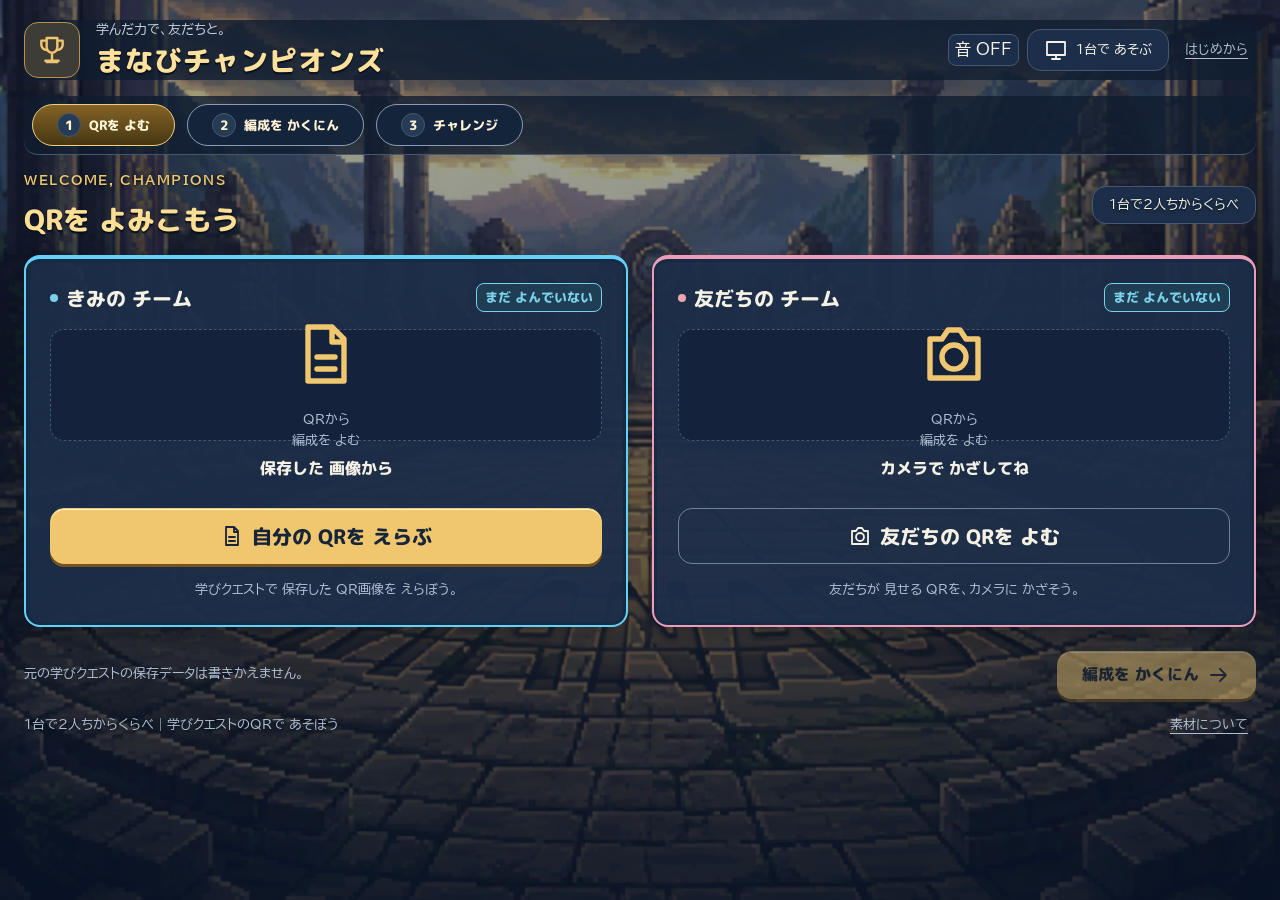
<file: index.html>
<!doctype html><html lang="ja"><head><meta charset="utf-8"><meta name="viewport" content="width=device-width,initial-scale=1"><title>まなびチャンピオンズ</title><style>body{background:#10213a;color:#fff5d5;font-family:sans-serif;text-align:center;padding:24px}a{color:inherit}</style></head><body><p id="loading" role="status">まなびチャンピオンズをひらいています…</p><script>(async()=>{try{const responses=await Promise.all([fetch('./app-source.html?v=d5c6ce18'),fetch('./app-update.json?v=20261106-command-fit')]);if(responses.some(r=>!r.ok))throw Error('通信エラー');let html=await responses[0].text();const patch=await responses[1].json();for(const[a,b]of patch.replacements){if(!html.includes(a))throw Error('更新形式');html=html.replace(a,()=>b);}html=html.replace('</style>',()=>patch.css+'\n</style>');const end=html.lastIndexOf('</scr'+'ipt>');html=html.slice(0,end)+'\n'+patch.code+'\n'+html.slice(end);document.open();document.write(html);document.close();}catch(e){document.getElementById('loading').textContent='読み込めませんでした。もう一度ページを開いてね。';}})();</script></body></html>
</file>
